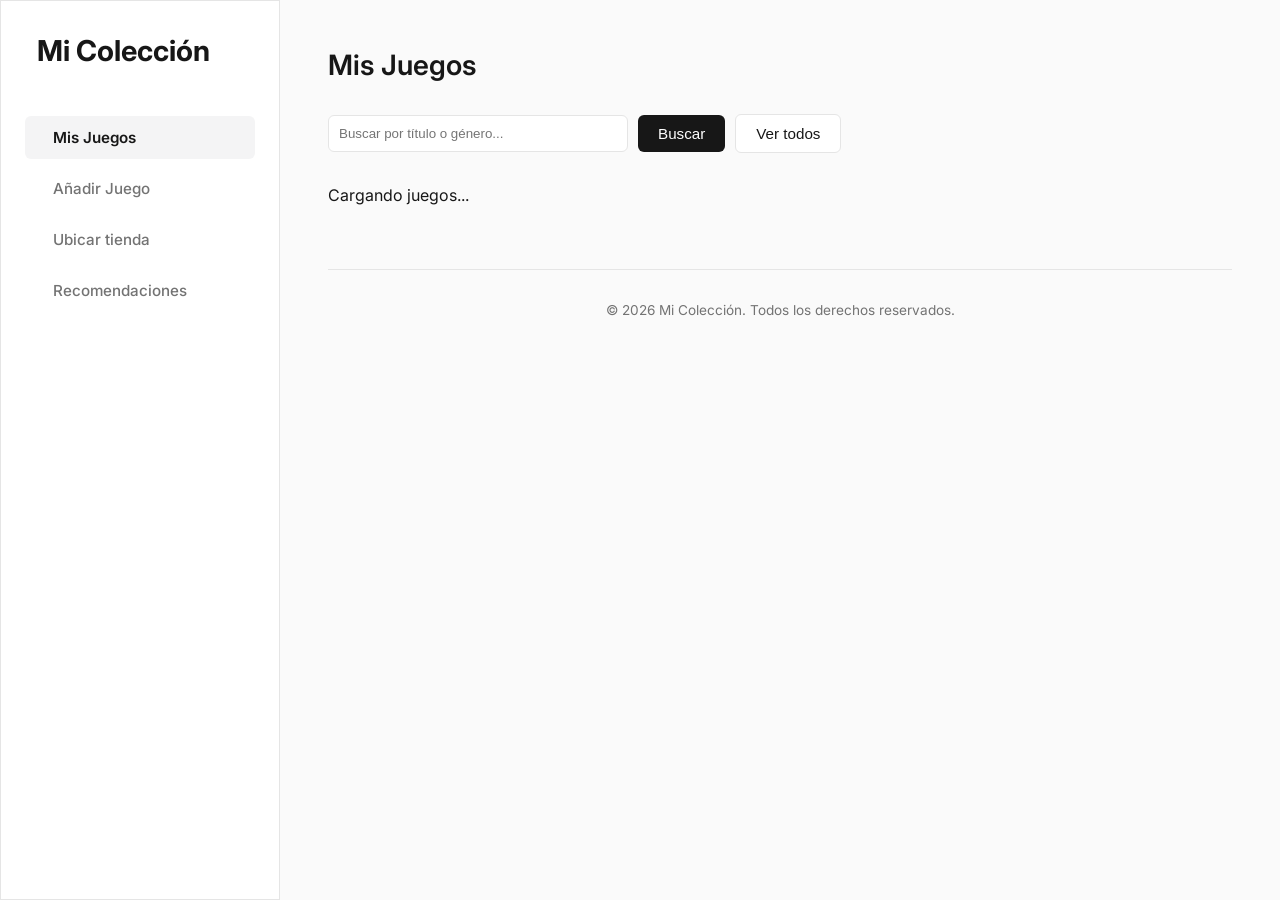
<file: index.html>
<!DOCTYPE html>
<html lang="es">

<head>
    <meta charset="UTF-8">
    <meta name="viewport" content="width=device-width, initial-scale=1.0">
    <title>Mi Colección</title>
    <link rel="stylesheet" href="css/style.css">
    <link rel='stylesheet' href='https://cdn-uicons.flaticon.com/2.1.0/uicons-regular-rounded/css/uicons-regular-rounded.css'>
    <link href="https://fonts.googleapis.com/css2?family=Inter:wght@400;500;600;700&display=swap" rel="stylesheet">
    <style>
        .nav-btn { text-decoration: none; display: flex; align-items: center; }
    </style>
</head>

<body>
    <div class="app-container">
        <aside class="sidebar glass-panel">
            <div class="logo">
                <span class="icon"><i class="fi fi-rr-gamepad"></i></span>
                <h2>Mi Colección</h2>
            </div>
            <nav class="nav-menu">
                <a href="index.html" class="nav-btn active">
                    <span class="icon"><i class="fi fi-rr-book-alt"></i></span> Mis Juegos
                </a>
                <a href="agregar.html" class="nav-btn">
                    <span class="icon"><i class="fi fi-rr-add"></i></span> Añadir Juego
                </a>
                <a href="tiendas.html" class="nav-btn">
                    <span class="icon"><i class="fi fi-rr-marker"></i></span> Ubicar tienda
                </a>
                <a href="recomendaciones.html" class="nav-btn">
                    <span class="icon"><i class="fi fi-rr-star"></i></span> Recomendaciones
                </a>
            </nav>
        </aside>

        <main class="main-content">
            <section class="view-section active">
                <header class="section-header">
                    <h1>Mis Juegos</h1>
                </header>

                <div class="actions" style="display: flex; gap: 10px; align-items: center;">
                    <input type="text" id="search-input" placeholder="Buscar por título o género..."
                        style="padding: 10px; border-radius: 6px; border: 1px solid var(--border-color); flex: 1; max-width: 300px;">
                    <button id="btn-buscar" class="btn-primary">Buscar</button>
                    <button id="btn-todos" class="btn-secondary">Ver todos</button>
                </div>

                <div id="db-error-msg" class="error-msg hidden"></div>
                <div id="db-results" class="games-grid"></div>
            </section>

            <footer class="site-footer">
                <p>&copy; 2026 Mi Colección. Todos los derechos reservados.</p>
            </footer>
        </main>
    </div>

    <script type="module" src="js/index.js"></script>
</body>

</html>
</file>
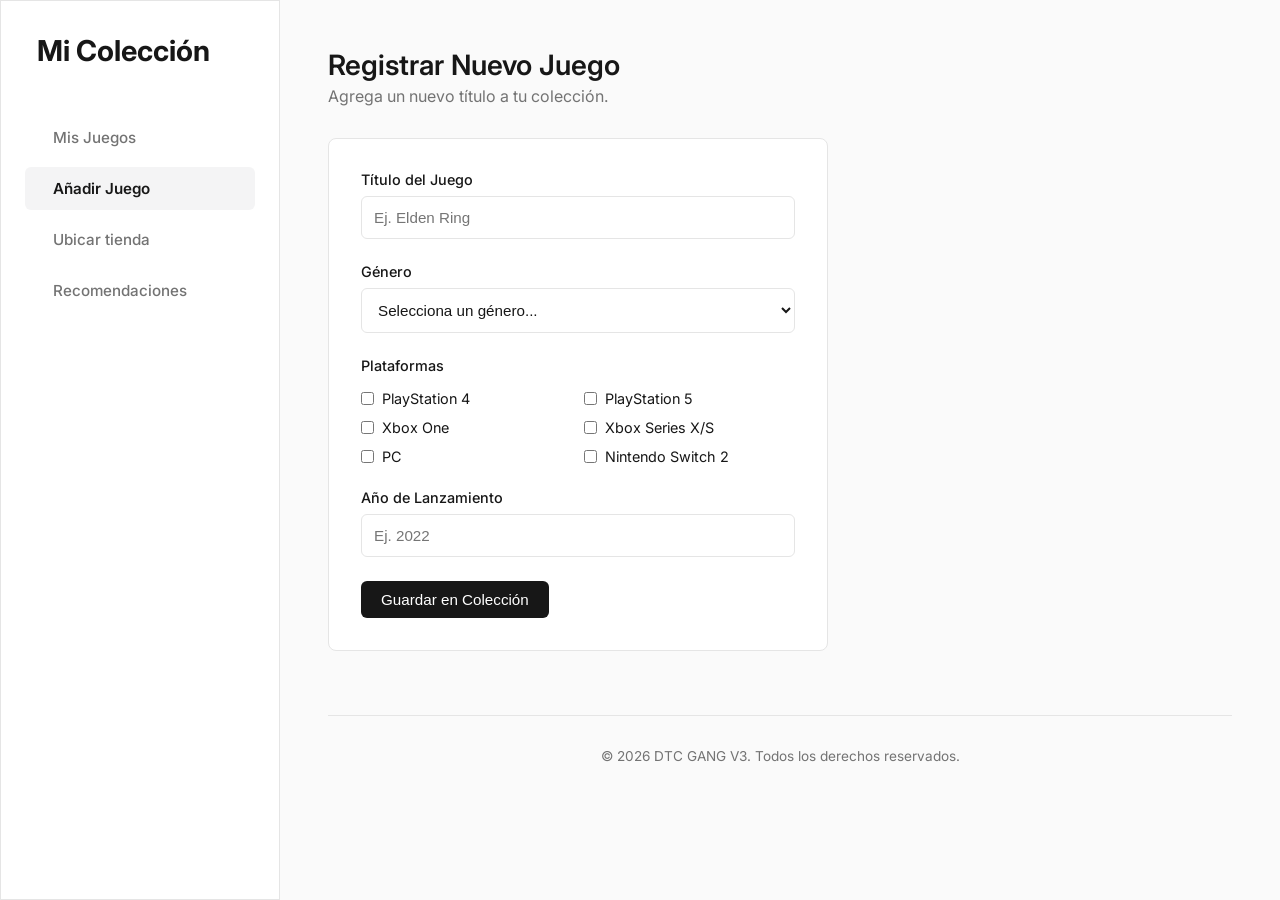
<file: agregar.html>
<!DOCTYPE html>
<html lang="es">

<head>
    <meta charset="UTF-8">
    <meta name="viewport" content="width=device-width, initial-scale=1.0">
    <title>Añadir Juego - Mi Colección</title>
    <link rel="stylesheet" href="css/style.css">
    <link rel='stylesheet' href='https://cdn-uicons.flaticon.com/2.1.0/uicons-regular-rounded/css/uicons-regular-rounded.css'>
    <link href="https://fonts.googleapis.com/css2?family=Inter:wght@400;500;600;700&display=swap" rel="stylesheet">
    <style>
        .nav-btn { text-decoration: none; display: flex; align-items: center; }
    </style>
</head>

<body>
    <div class="app-container">
        <aside class="sidebar glass-panel">
            <div class="logo">
                <span class="icon"><i class="fi fi-rr-gamepad"></i></span>
                <h2>Mi Colección</h2>
            </div>
            <nav class="nav-menu">
                <a href="index.html" class="nav-btn">
                    <span class="icon"><i class="fi fi-rr-book-alt"></i></span> Mis Juegos
                </a>
                <a href="agregar.html" class="nav-btn active">
                    <span class="icon"><i class="fi fi-rr-add"></i></span> Añadir Juego
                </a>
                <a href="tiendas.html" class="nav-btn">
                    <span class="icon"><i class="fi fi-rr-marker"></i></span> Ubicar tienda
                </a>
                <a href="recomendaciones.html" class="nav-btn">
                    <span class="icon"><i class="fi fi-rr-star"></i></span> Recomendaciones
                </a>
            </nav>
        </aside>

        <main class="main-content">
            <section id="view-form" class="view-section active">
                <header class="section-header">
                    <h1>Registrar Nuevo Juego</h1>
                    <p>Agrega un nuevo título a tu colección.</p>
                </header>
                <div class="card-container form-card glass-panel">
                    <form id="game-form">
                        <div class="form-group">
                            <label for="title">Título del Juego</label>
                            <input type="text" id="title" name="title" placeholder="Ej. Elden Ring">
                        </div>
                        <div class="form-group">
                            <label for="genre">Género</label>
                            <select id="genre" name="genre" required>
                                <option value="" disabled selected>Selecciona un género...</option>
                                <option value="Acción">Acción</option>
                                <option value="Aventura">Aventura</option>
                                <option value="RPG">RPG</option>
                                <option value="Deportes">Deportes</option>
                                <option value="Estrategia">Estrategia</option>
                                <option value="Shooter">Shooter</option>
                                <option value="Plataformas">Plataformas</option>
                                <option value="Puzzle">Puzzle</option>
                                <option value="Conducción">Conducción</option>
                                <option value="Terror">Terror</option>
                                <option value="Otros">Otros</option>
                            </select>
                        </div>
                        <div class="form-group">
                            <label>Plataformas</label>
                            <div class="checkbox-group">
                                <label class="checkbox-label"><input type="checkbox" name="platforms[]" value="PlayStation 4"> PlayStation 4</label>
                                <label class="checkbox-label"><input type="checkbox" name="platforms[]" value="PlayStation 5"> PlayStation 5</label>
                                <label class="checkbox-label"><input type="checkbox" name="platforms[]" value="Xbox One"> Xbox One</label>
                                <label class="checkbox-label"><input type="checkbox" name="platforms[]" value="Xbox Series X/S"> Xbox Series X/S</label>
                                <label class="checkbox-label"><input type="checkbox" name="platforms[]" value="PC"> PC</label>
                                <label class="checkbox-label"><input type="checkbox" name="platforms[]" value="Nintendo Switch 2"> Nintendo Switch 2</label>
                            </div>
                        </div>
                        <div class="form-group">
                            <label for="release_year">Año de Lanzamiento</label>
                            <input type="number" id="release_year" name="release_year" placeholder="Ej. 2022">
                        </div>
                        <div id="form-error" class="error-msg hidden"></div>
                        <div id="form-success" class="success-msg hidden"></div>
                        <button type="submit" class="btn-primary" id="btn-submit-form">Guardar en Colección</button>
                    </form>
                </div>
            </section>
            
            <footer class="site-footer">
                <p>&copy; 2026 DTC GANG V3. Todos los derechos reservados.</p>
            </footer>
        </main>
    </div>
    <script type="module" src="js/agregar.js"></script>
</body>

</html>
</file>
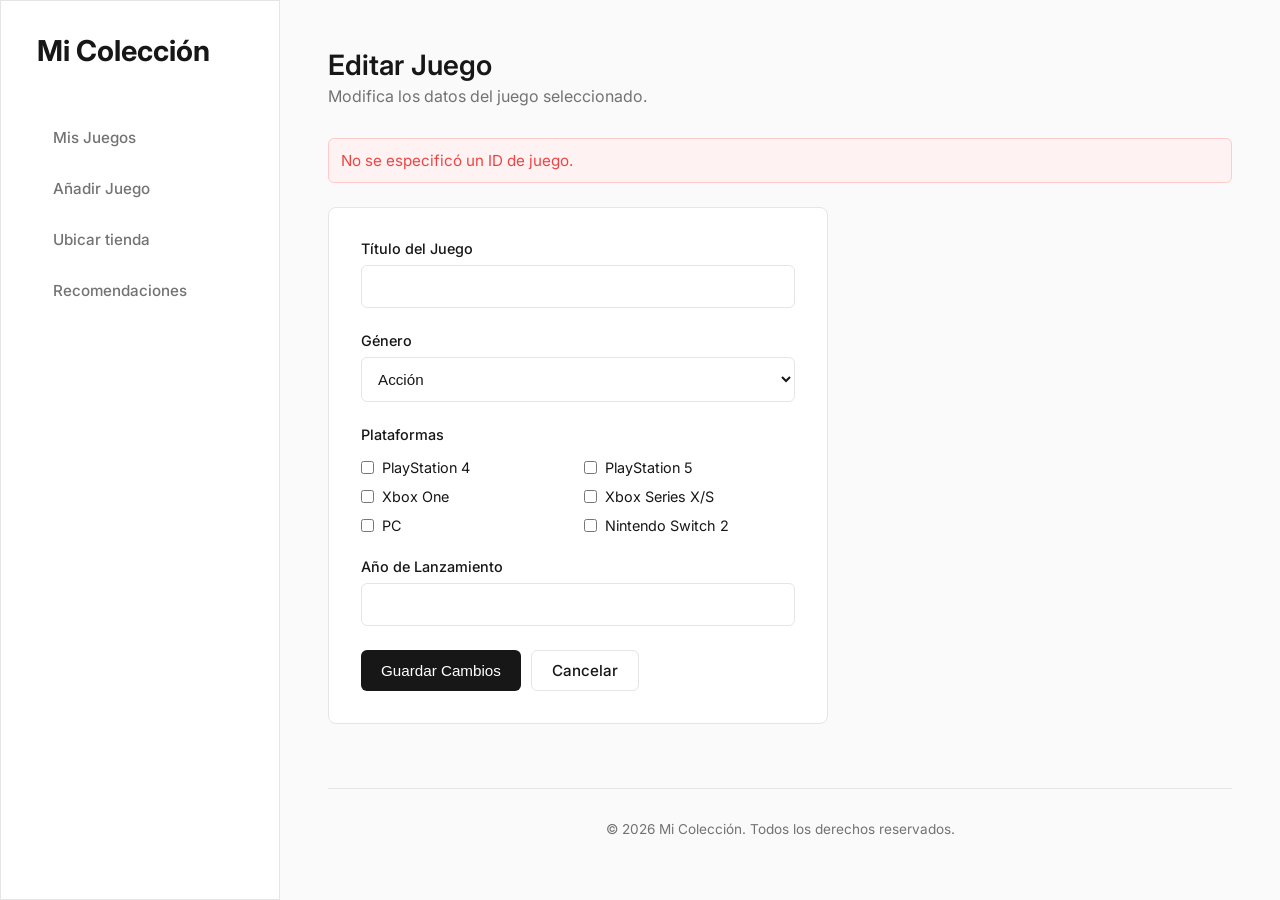
<file: editar.html>
<!DOCTYPE html>
<html lang="es">

<head>
    <meta charset="UTF-8">
    <meta name="viewport" content="width=device-width, initial-scale=1.0">
    <title>Editar Juego - Mi Colección</title>
    <link rel="stylesheet" href="css/style.css">
    <link rel='stylesheet' href='https://cdn-uicons.flaticon.com/2.1.0/uicons-regular-rounded/css/uicons-regular-rounded.css'>
    <link href="https://fonts.googleapis.com/css2?family=Inter:wght@400;500;600;700&display=swap" rel="stylesheet">
    <style>
        .nav-btn { text-decoration: none; display: flex; align-items: center; }
    </style>
</head>

<body>
    <div class="app-container">
        <aside class="sidebar glass-panel">
            <div class="logo">
                <span class="icon"><i class="fi fi-rr-gamepad"></i></span>
                <h2>Mi Colección</h2>
            </div>
            <nav class="nav-menu">
                <a href="index.html" class="nav-btn">
                    <span class="icon"><i class="fi fi-rr-book-alt"></i></span> Mis Juegos
                </a>
                <a href="agregar.html" class="nav-btn">
                    <span class="icon"><i class="fi fi-rr-add"></i></span> Añadir Juego
                </a>
                <a href="tiendas.html" class="nav-btn">
                    <span class="icon"><i class="fi fi-rr-marker"></i></span> Ubicar tienda
                </a>
                <a href="recomendaciones.html" class="nav-btn">
                    <span class="icon"><i class="fi fi-rr-star"></i></span> Recomendaciones
                </a>
            </nav>
        </aside>

        <main class="main-content">
            <section class="view-section active">
                <header class="section-header">
                    <h1>Editar Juego</h1>
                    <p>Modifica los datos del juego seleccionado.</p>
                </header>

                <div id="load-error" class="error-msg hidden"></div>

                <div class="card-container form-card glass-panel">
                    <form id="edit-form">
                        <input type="hidden" id="edit-id" name="id">

                        <div class="form-group">
                            <label for="edit-title">Título del Juego</label>
                            <input type="text" id="edit-title" name="title">
                        </div>

                        <div class="form-group">
                            <label for="edit-genre">Género</label>
                            <select id="edit-genre" name="genre">
                                <option value="Acción">Acción</option>
                                <option value="Aventura">Aventura</option>
                                <option value="RPG">RPG</option>
                                <option value="Deportes">Deportes</option>
                                <option value="Estrategia">Estrategia</option>
                                <option value="Shooter">Shooter</option>
                                <option value="Plataformas">Plataformas</option>
                                <option value="Puzzle">Puzzle</option>
                                <option value="Conducción">Conducción</option>
                                <option value="Terror">Terror</option>
                                <option value="Otros">Otros</option>
                            </select>
                        </div>

                        <div class="form-group">
                            <label>Plataformas</label>
                            <div class="checkbox-group">
                                <label class="checkbox-label"><input type="checkbox" name="platforms[]" data-name="platforms" value="PlayStation 4"> PlayStation 4</label>
                                <label class="checkbox-label"><input type="checkbox" name="platforms[]" data-name="platforms" value="PlayStation 5"> PlayStation 5</label>
                                <label class="checkbox-label"><input type="checkbox" name="platforms[]" data-name="platforms" value="Xbox One"> Xbox One</label>
                                <label class="checkbox-label"><input type="checkbox" name="platforms[]" data-name="platforms" value="Xbox Series X/S"> Xbox Series X/S</label>
                                <label class="checkbox-label"><input type="checkbox" name="platforms[]" data-name="platforms" value="PC"> PC</label>
                                <label class="checkbox-label"><input type="checkbox" name="platforms[]" data-name="platforms" value="Nintendo Switch 2"> Nintendo Switch 2</label>
                            </div>
                        </div>

                        <div class="form-group">
                            <label for="edit-release_year">Año de Lanzamiento</label>
                            <input type="number" id="edit-release_year" name="release_year">
                        </div>

                        <div id="edit-error" class="error-msg hidden"></div>
                        <div id="edit-success" class="success-msg hidden"></div>

                        <div style="display: flex; gap: 10px; margin-top: 1rem;">
                            <button type="submit" class="btn-primary" id="btn-guardar">Guardar Cambios</button>
                            <a href="index.html" class="btn-secondary" style="display:flex; align-items:center; text-decoration:none;">Cancelar</a>
                        </div>
                    </form>
                </div>
            </section>

            <footer class="site-footer">
                <p>&copy; 2026 Mi Colección. Todos los derechos reservados.</p>
            </footer>
        </main>
    </div>

    <script type="module" src="js/editar.js"></script>
</body>

</html>
</file>
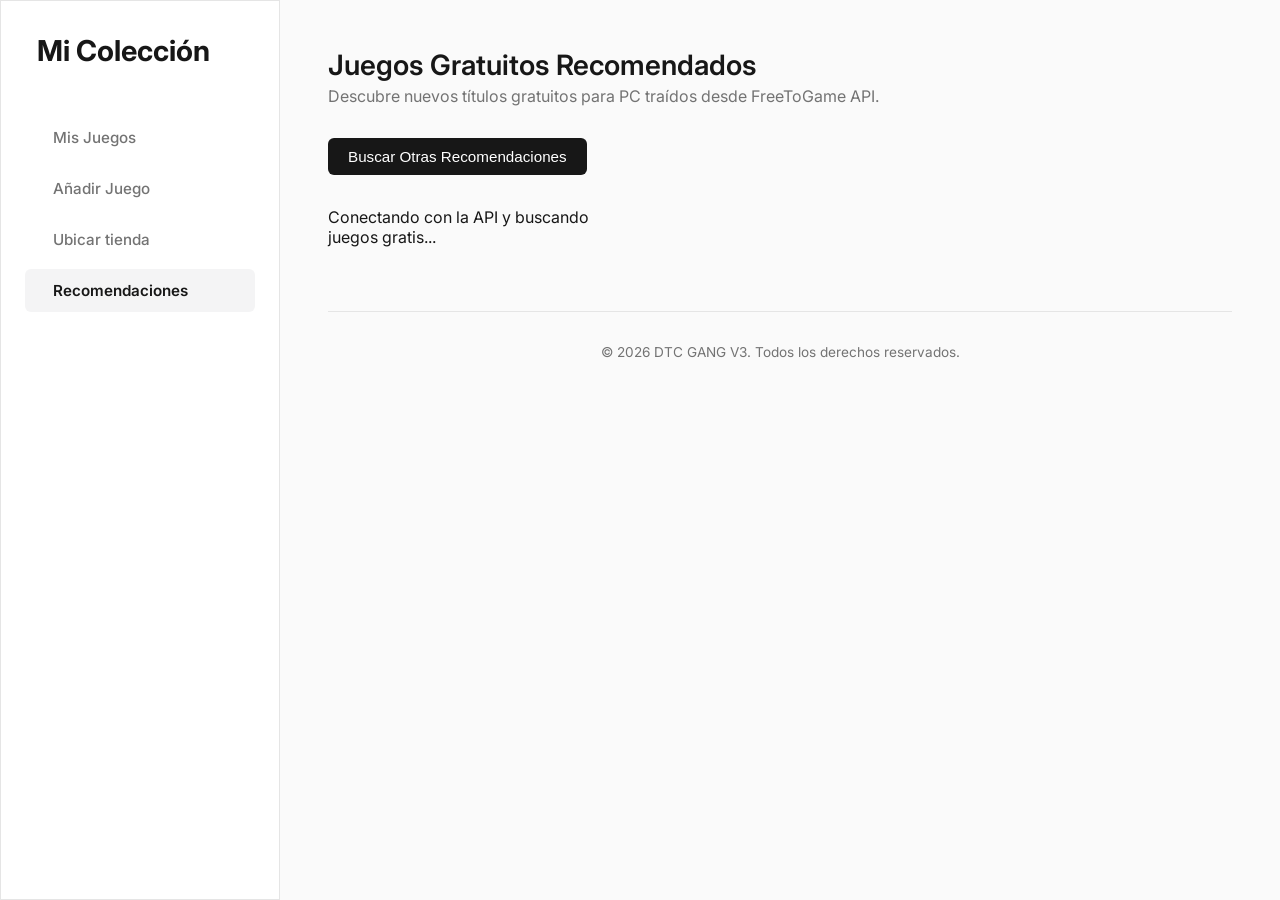
<file: recomendaciones.html>
<!DOCTYPE html>
<html lang="es">

<head>
    <meta charset="UTF-8">
    <meta name="viewport" content="width=device-width, initial-scale=1.0">
    <title>Sugerencias - Mi Colección</title>
    <link rel="stylesheet" href="css/style.css">
    <link rel='stylesheet' href='https://cdn-uicons.flaticon.com/2.1.0/uicons-regular-rounded/css/uicons-regular-rounded.css'>
    <link href="https://fonts.googleapis.com/css2?family=Inter:wght@400;500;600;700&display=swap" rel="stylesheet">
    <style>
        .nav-btn { text-decoration: none; display: flex; align-items: center; }
    </style>
</head>

<body>
    <div class="app-container">
        <aside class="sidebar glass-panel">
            <div class="logo">
                <span class="icon"><i class="fi fi-rr-gamepad"></i></span>
                <h2>Mi Colección</h2>
            </div>
            <nav class="nav-menu">
                <a href="index.html" class="nav-btn">
                    <span class="icon"><i class="fi fi-rr-book-alt"></i></span> Mis Juegos
                </a>
                <a href="agregar.html" class="nav-btn">
                    <span class="icon"><i class="fi fi-rr-add"></i></span> Añadir Juego
                </a>
                <a href="tiendas.html" class="nav-btn">
                    <span class="icon"><i class="fi fi-rr-marker"></i></span> Ubicar tienda
                </a>
                <a href="recomendaciones.html" class="nav-btn active">
                    <span class="icon"><i class="fi fi-rr-star"></i></span> Recomendaciones
                </a>
            </nav>
        </aside>

        <main class="main-content">
            <section id="view-recommendations" class="view-section active">
                <header class="section-header">
                    <h1>Juegos Gratuitos Recomendados</h1>
                    <p>Descubre nuevos títulos gratuitos para PC traídos desde FreeToGame API.</p>
                </header>
                <div class="actions">
                    <button id="btn-refresh-recommendations" class="btn-primary">
                        <i class="fi fi-rr-refresh"></i> Buscar Otras Recomendaciones
                    </button>
                </div>
                <div id="api-error-msg" class="error-msg hidden"></div>
                <div id="recommendations-results" class="games-grid">
                    <!-- API Cards injected via JS -->
                </div>
            </section>
            
            <footer class="site-footer">
                <p>&copy; 2026 DTC GANG V3. Todos los derechos reservados.</p>
            </footer>
        </main>
    </div>
    <script type="module" src="js/recomendaciones.js"></script>
</body>

</html>
</file>
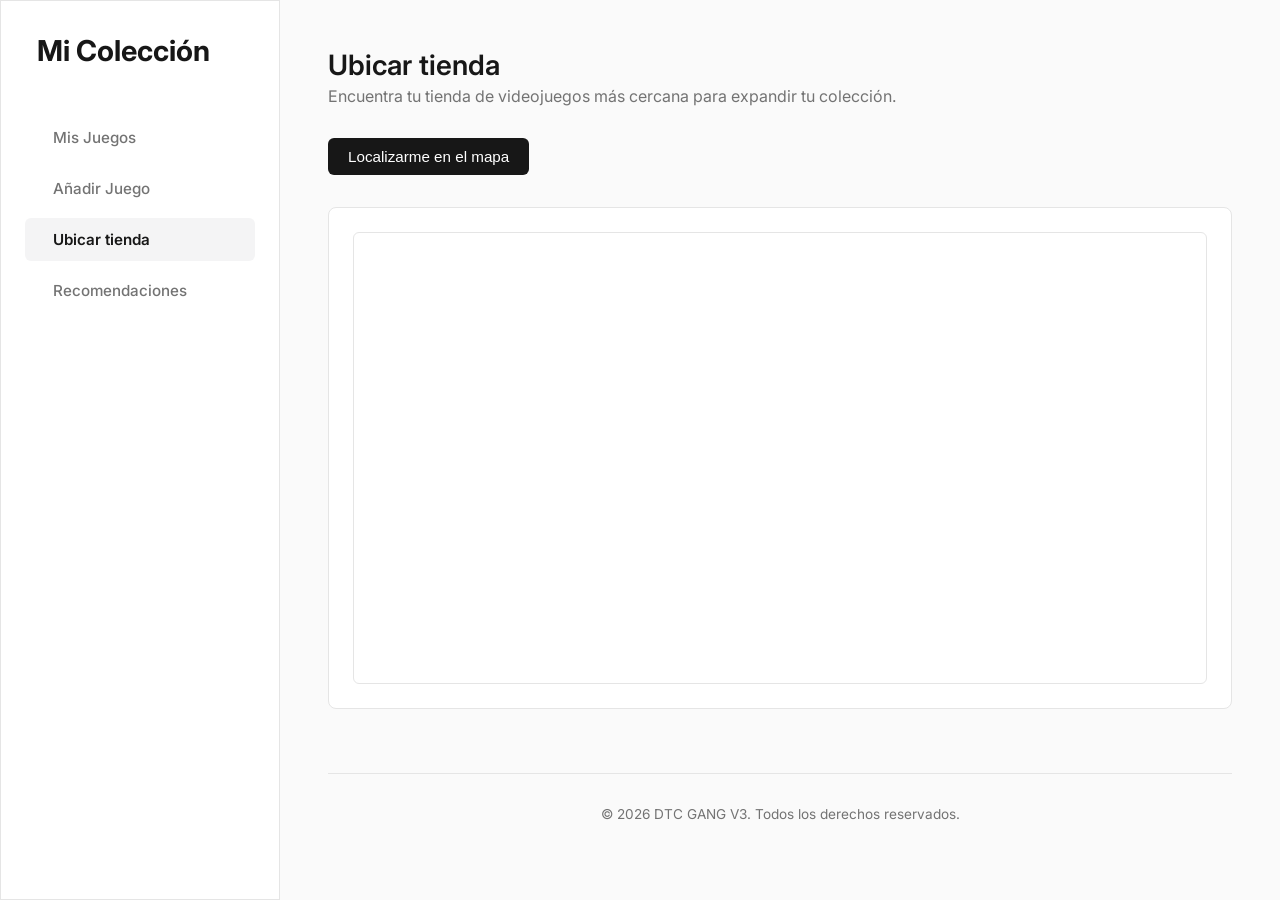
<file: tiendas.html>
<!DOCTYPE html>
<html lang="es">

<head>
    <meta charset="UTF-8">
    <meta name="viewport" content="width=device-width, initial-scale=1.0">
    <title>Ubicar Tienda - Mi Colección</title>
    <link rel="stylesheet" href="css/style.css">
    <link rel='stylesheet' href='https://cdn-uicons.flaticon.com/2.1.0/uicons-regular-rounded/css/uicons-regular-rounded.css'>
    <link href="https://fonts.googleapis.com/css2?family=Inter:wght@400;500;600;700&display=swap" rel="stylesheet">
    <style>
        .nav-btn { text-decoration: none; display: flex; align-items: center; }
    </style>
</head>

<body>
    <div class="app-container">
        <aside class="sidebar glass-panel">
            <div class="logo">
                <span class="icon"><i class="fi fi-rr-gamepad"></i></span>
                <h2>Mi Colección</h2>
            </div>
            <nav class="nav-menu">
                <a href="index.html" class="nav-btn">
                    <span class="icon"><i class="fi fi-rr-book-alt"></i></span> Mis Juegos
                </a>
                <a href="agregar.html" class="nav-btn">
                    <span class="icon"><i class="fi fi-rr-add"></i></span> Añadir Juego
                </a>
                <a href="tiendas.html" class="nav-btn active">
                    <span class="icon"><i class="fi fi-rr-marker"></i></span> Ubicar tienda
                </a>
                <a href="recomendaciones.html" class="nav-btn">
                    <span class="icon"><i class="fi fi-rr-star"></i></span> Recomendaciones
                </a>
            </nav>
        </aside>

        <main class="main-content">
            <section id="view-map" class="view-section active">
                <header class="section-header">
                    <h1>Ubicar tienda</h1>
                    <p>Encuentra tu tienda de videojuegos más cercana para expandir tu colección.</p>
                </header>
                <div class="actions">
                    <button id="btn-get-location" class="btn-primary">Localizarme en el mapa</button>
                    <span id="location-status" style="margin-left: 10px; font-size: 0.9rem; color: var(--text-secondary);"></span>
                </div>
                <div class="card-container glass-panel map-card">
                    <div class="map-container">
                        <iframe id="map-iframe" src="https://www.google.com/maps?q=tiendas+de+videojuegos+en+Ciudad+de+Mexico&hl=es&z=12&output=embed" width="100%" height="450" style="border:0;" allowfullscreen="" loading="lazy" referrerpolicy="no-referrer-when-downgrade"></iframe>
                    </div>
                </div>
            </section>
            
            <footer class="site-footer">
                <p>&copy; 2026 DTC GANG V3. Todos los derechos reservados.</p>
            </footer>
        </main>
    </div>
    <script type="module" src="js/tiendas.js"></script>
</body>

</html>
</file>
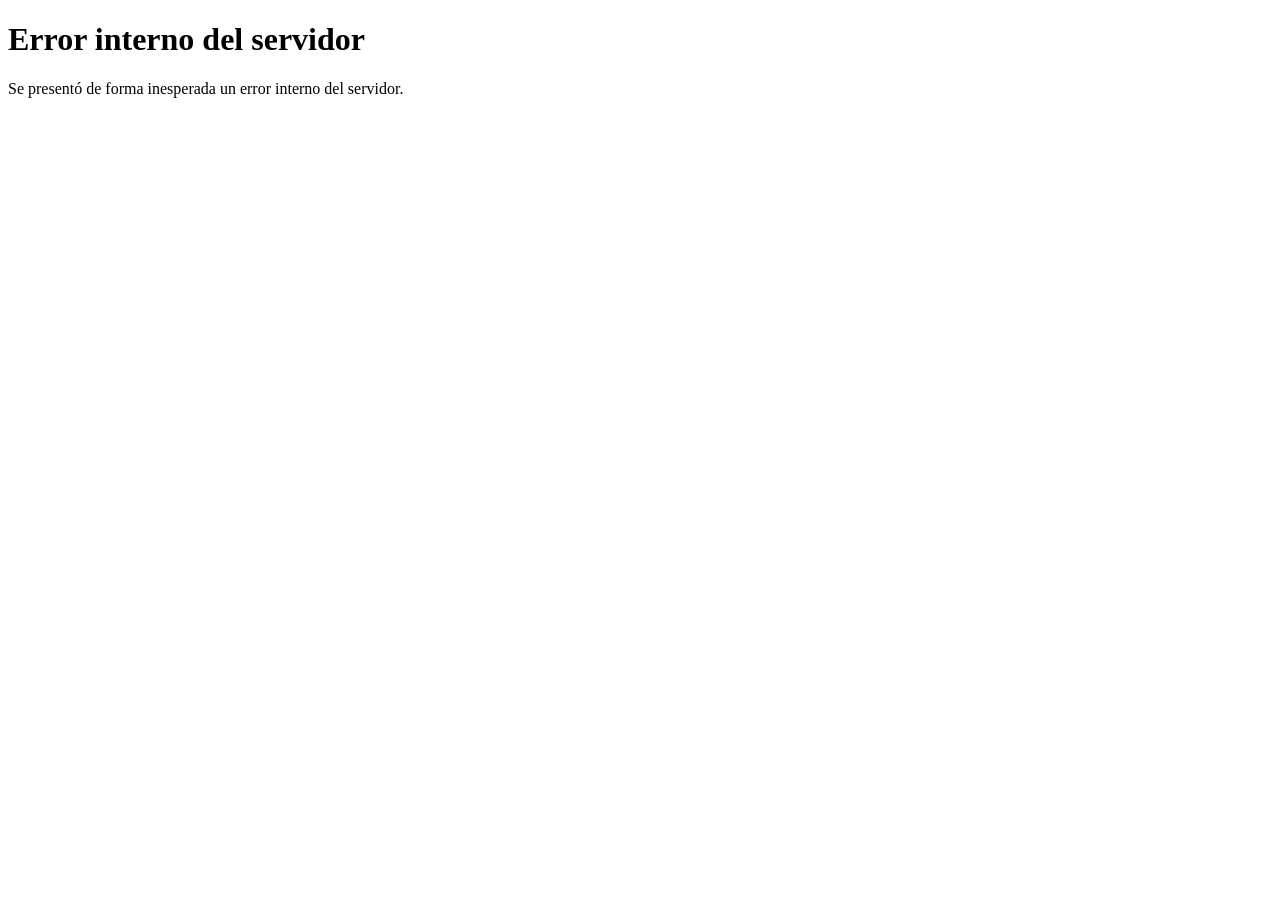
<file: errors/errorinterno.html>
<!DOCTYPE html>
<html lang="es">
<head>
 <meta charset="UTF-8">
 <meta name="viewport" content="width=device-width">
 <title>Error interno del servidor</title>
</head>
<body>
 <h1>Error interno del servidor</h1>
 <p>Se presentó de forma inesperada un error interno del servidor.</p>
</body>
</html>
</file>
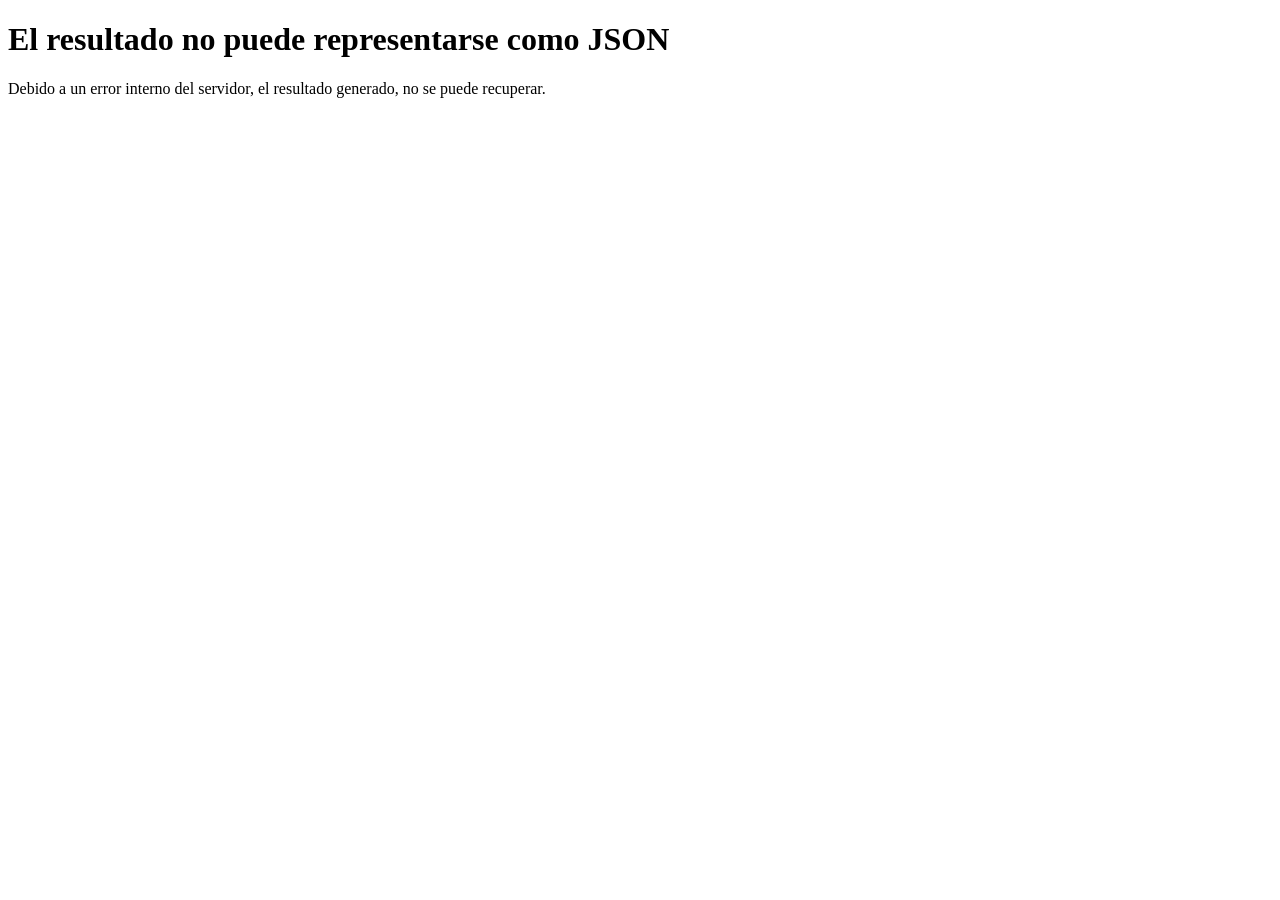
<file: errors/resultadonojson.html>
<!DOCTYPE html>
<html lang="es">
<head>
 <meta charset="UTF-8">
 <meta name="viewport" content="width=device-width">
 <title>El resultado no puede representarse como JSON</title>
</head>
<body>
 <h1>El resultado no puede representarse como JSON</h1>
 <p>
  Debido a un error interno del servidor, el resultado generado, no se puede
  recuperar.
 </p>
</body>
</html>
</file>
<file: css/style.css>
:root {
    --bg-color: #fafafa;
    --sidebar-bg: #ffffff;
    --panel-bg: #ffffff;
    --text-primary: #171717;
    --text-secondary: #737373;
    --accent: #171717;
    --accent-hover: #404040;
    --error: #ef4444;
    --success: #22c55e;
    --border-color: #e5e5e5;
    --font-family: 'Inter', sans-serif;
}

* {
    margin: 0;
    padding: 0;
    box-sizing: border-box;
}

body {
    font-family: var(--font-family);
    background-color: var(--bg-color);
    color: var(--text-primary);
    overflow: hidden;
    height: 100vh;
}

/* Base Layout */
.app-container {
    display: flex;
    height: 100vh;
}

.glass-panel {
    background: var(--panel-bg);
    border: 1px solid var(--border-color);
}

/* Sidebar */
.sidebar {
    width: 280px;
    height: 100%;
    padding: 2rem 1.5rem;
    display: flex;
    flex-direction: column;
    border-right: 1px solid var(--border-color);
    background: var(--sidebar-bg);
}

.logo {
    display: flex;
    align-items: center;
    gap: 12px;
    margin-bottom: 3rem;
    font-size: 1.2rem;
    font-weight: 700;
    color: var(--text-primary);
}

.icon { font-size: 1.5rem; }

.nav-menu {
    display: flex;
    flex-direction: column;
    gap: 8px;
}

.nav-btn {
    display: flex;
    align-items: center;
    gap: 12px;
    padding: 12px 16px;
    background: transparent;
    border: none;
    color: var(--text-secondary);
    font-size: 0.95rem;
    font-weight: 500;
    text-align: left;
    cursor: pointer;
    border-radius: 6px;
    transition: all 0.2s ease;
}

.nav-btn:hover {
    background: var(--bg-color);
    color: var(--text-primary);
}

.nav-btn.active {
    background: #f4f4f5;
    color: var(--text-primary);
    font-weight: 600;
}

/* Main Content Area */
.main-content {
    flex: 1;
    padding: 3rem;
    overflow-y: auto;
}

.view-section { display: none; }
.view-section.active {
    display: block;
    animation: fadeIn 0.3s ease-out forwards;
}

@keyframes fadeIn {
    from { opacity: 0; transform: translateY(5px); }
    to { opacity: 1; transform: translateY(0); }
}

.section-header { margin-bottom: 2rem; }
.section-header h1 { font-size: 1.75rem; color: var(--text-primary); margin-bottom: 4px; font-weight: 600; }
.section-header p { color: var(--text-secondary); font-size: 1rem; }

.actions { margin-bottom: 2rem; }

/* Buttons */
.btn-primary, .btn-secondary {
    padding: 10px 20px;
    border: none;
    border-radius: 6px;
    font-weight: 500;
    font-size: 0.95rem;
    cursor: pointer;
    transition: all 0.2s;
}

.btn-primary {
    background: var(--accent);
    color: #ffffff;
}

.btn-primary:hover {
    background: var(--accent-hover);
}

.btn-secondary {
    background: #ffffff;
    color: var(--text-primary);
    border: 1px solid var(--border-color);
}
.btn-secondary:hover {
    background: #f4f4f5;
}

/* Forms */
.form-card { width: 100%; max-width: 500px; padding: 2rem; border-radius: 8px; }

.form-group { margin-bottom: 1.5rem; display: flex; flex-direction: column; gap: 8px; }

.form-group label { font-size: 0.9rem; font-weight: 500; color: var(--text-primary); }

.form-group input, .form-group select {
    background: #ffffff;
    border: 1px solid var(--border-color);
    padding: 12px;
    border-radius: 6px;
    color: var(--text-primary);
    font-size: 0.95rem;
    transition: all 0.2s ease;
}

.checkbox-group {
    display: grid;
    grid-template-columns: repeat(auto-fill, minmax(140px, 1fr));
    gap: 12px;
    margin-top: 8px;
}

.checkbox-label {
    display: flex;
    align-items: center;
    gap: 8px;
    font-size: 0.9rem;
    cursor: pointer;
    font-weight: 400 !important;
}

.checkbox-label input[type="checkbox"] {
    width: auto;
    padding: 0;
    margin: 0;
    cursor: pointer;
}

.form-group input[type="text"]:focus, 
.form-group input[type="number"]:focus, 
.form-group select:focus { 
    outline: none; 
    border-color: var(--accent); 
}

.error-msg, .success-msg { padding: 12px; border-radius: 6px; margin-bottom: 1.5rem; font-size: 0.95rem; }
.error-msg { background: #fef2f2; color: var(--error); border: 1px solid #fecaca; }
.success-msg { background: #f0fdf4; color: var(--success); border: 1px solid #bbf7d0; }
.hidden { display: none; }

/* Grid & Cards */
.games-grid { display: grid; grid-template-columns: repeat(auto-fill, minmax(280px, 1fr)); gap: 1.5rem; }

.game-card {
    background: var(--panel-bg);
    border: 1px solid var(--border-color);
    border-radius: 8px;
    padding: 1.5rem;
    transition: transform 0.2s, box-shadow 0.2s;
    display: flex;
    flex-direction: column;
    gap: 8px;
}

.game-card:hover { transform: translateY(-2px); box-shadow: 0 4px 12px rgba(0, 0, 0, 0.05); }

.game-card h3 { color: var(--text-primary); font-size: 1.15rem; font-weight: 600; margin-bottom: 2px; }
.game-card .tag { display: inline-block; padding: 4px 8px; border-radius: 4px; font-size: 0.75rem; font-weight: 500; background: #f4f4f5; color: var(--text-primary); width: fit-content; border: 1px solid var(--border-color); }
.game-card .meta { color: var(--text-secondary); font-size: 0.85rem; }
.game-card .rating { display: inline-flex; align-items: center; gap: 4px; color: var(--text-primary); font-weight: 600; font-size: 0.9rem; margin-top: 4px; }
.game-card img { width: 100%; border-radius: 6px; margin-bottom: 12px; aspect-ratio: 16/9; object-fit: cover; border: 1px solid var(--border-color); }

.card-actions { display: flex; gap: 8px; margin-top: auto; padding-top: 12px; border-top: 1px solid var(--border-color); }
.btn-sm { padding: 6px 10px; font-size: 0.8rem; border: none; border-radius: 4px; cursor: pointer; transition: background 0.2s; font-weight: 500;}
.btn-edit { background: #e5e5e5; color: var(--text-primary); }
.btn-edit:hover { background: #d4d4d4; }
.btn-delete { background: #fee2e2; color: var(--error); }
.btn-delete:hover { background: #fecaca; }

/* Modal */
.modal-overlay { position: fixed; top: 0; left: 0; width: 100vw; height: 100vh; background: rgba(0,0,0,0.5); display: flex; align-items: center; justify-content: center; z-index: 100; }
.modal-overlay.hidden { display: none; }

/* Map Config */
.map-card { width: 100%; padding: 1.5rem; border-radius: 8px; background: #ffffff; border: 1px solid var(--border-color); }
.map-container { position: relative; width: 100%; overflow: hidden; border-radius: 6px; border: 1px solid var(--border-color); }
.map-container iframe { width: 100%; display: block; }

/* Footer */
.site-footer {
    margin-top: 4rem;
    padding-top: 2rem;
    border-top: 1px solid var(--border-color);
    text-align: center;
    color: var(--text-secondary);
    font-size: 0.85rem;
}
</file>
